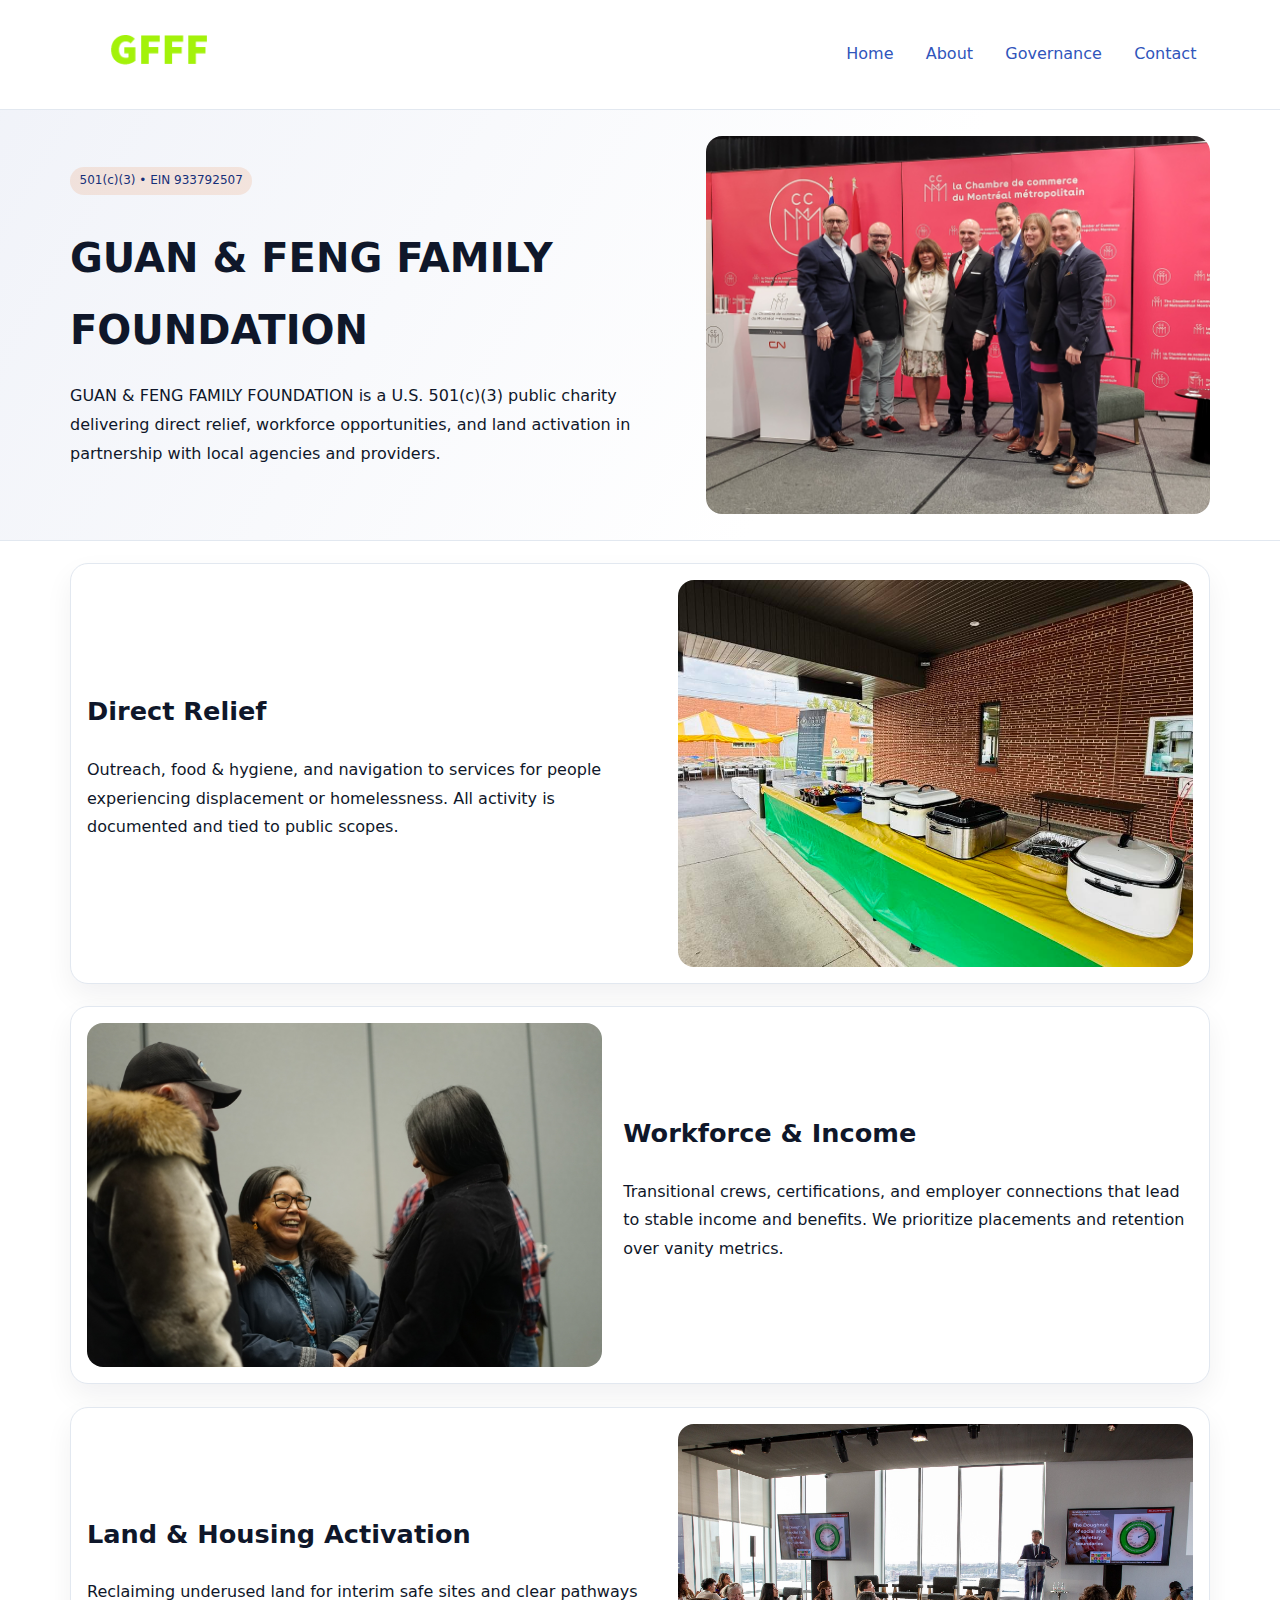
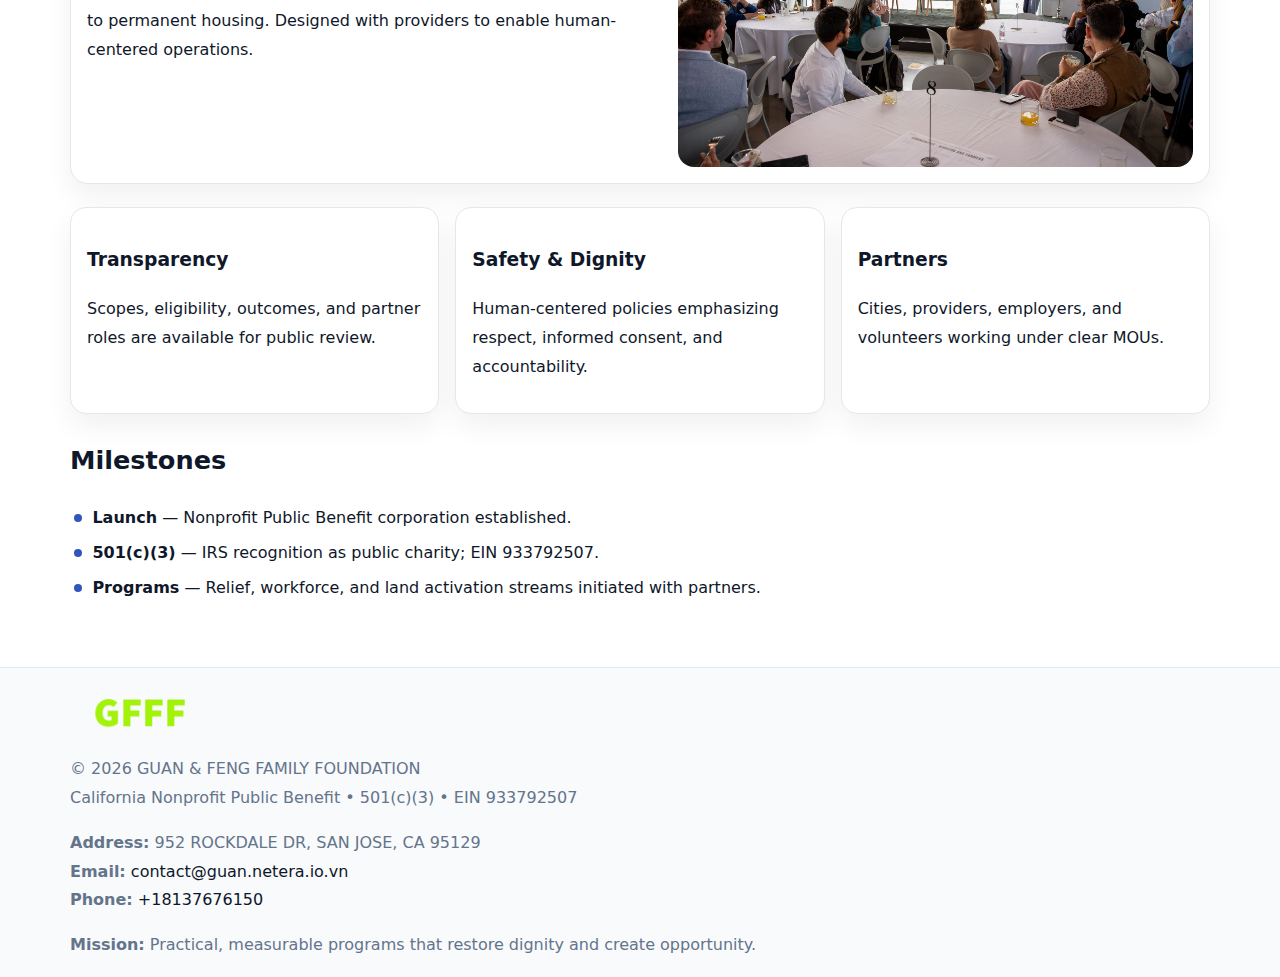
<file: index.html>
<!doctype html><html lang="en"><head>
<meta charset="utf-8">
<meta name="viewport" content="width=device-width,initial-scale=1">
<title>GUAN & FENG FAMILY FOUNDATION – Nonprofit • 2025</title>
<link rel="stylesheet" href="assets/styles.css">
<link rel="icon" href="images/logo.png">
<meta name="data-ein" content="933792507">
<meta name="data-name" content="GUAN & FENG FAMILY FOUNDATION">
<meta name="data-email" content="contact@guan.netera.io.vn">
<meta name="data-phone" content="+18137676150">
<meta name="data-address" content="952 ROCKDALE DR,
SAN JOSE, CA 95129">
<meta name="data-map" content="952+ROCKDALE+DR,+SAN+JOSE,+CA+95129">
  <meta name="description" content="We are a 501(c)(3) organization advancing community services, education, and direct relief through transparent programs, local partnerships, and measurable outcomes.">
<meta name="facebook-domain-verification" content="3iqaicqjtq3rt4hqjzkjazko80hcrw" />
</head><body>
<div style="position:absolute;left:-9999px;top:-9999px;opacity:0" data-uniq="{{UNIQUE_BLOB}}">
  <span>We are a 501(c)(3) organization advancing community services, education, and direct relief through transparent programs, local partnerships, and measurable outcomes.</span><svg width="12" height="12" viewBox="0 0 12 12" xmlns="http://www.w3.org/2000/svg"><circle cx="6" cy="6" r="5" fill="#2b6cb0"/></svg><img src="images/jobs.jpg" width="1" height="1" alt="" loading="lazy"/>
</div>

<header>
  <div class="c7a8d4bb134">
    <a href="index.html"><img src="images/logo.png" alt="GUAN & FENG FAMILY FOUNDATION" style="width:150px"></a>
    <nav>
      <a class="active" href="index.html">Home</a>
      <a href="about.html">About</a>
      <a href="governance.html">Governance</a>
      <a href="contact.html">Contact</a>
    </nav>
  </div>
</header>

<section class="ca567b79939">
  <div class="cebee3e1223">
    <div>
      <span class="ce2b731bafc">501(c)(3) • EIN 933792507</span>
      <h1>GUAN & FENG FAMILY FOUNDATION</h1>
      <p class="cf79f7f224c">GUAN & FENG FAMILY FOUNDATION is a U.S. 501(c)(3) public charity delivering direct relief, workforce opportunities, and land activation in partnership with local agencies and providers.</p>
    </div>
    <img src="images/hero.jpg" alt="Community work">
  </div>
</section>

<main class="main-wrap">
  <section class="section zigzag">
    <div>
      <h2>Direct Relief</h2>
      <p>Outreach, food & hygiene, and navigation to services for people experiencing displacement or homelessness. All activity is documented and tied to public scopes.</p>
    </div>
    <img src="images/relief.jpg" alt="Relief program">
  </section>

  <section class="section zigzag reverse">
    <img src="images/jobs.jpg" alt="Workforce program">
    <div>
      <h2>Workforce & Income</h2>
      <p>Transitional crews, certifications, and employer connections that lead to stable income and benefits. We prioritize placements and retention over vanity metrics.</p>
    </div>
  </section>

  <section class="section zigzag">
    <div>
      <h2>Land & Housing Activation</h2>
      <p>Reclaiming underused land for interim safe sites and clear pathways to permanent housing. Designed with providers to enable human-centered operations.</p>
    </div>
    <img src="images/land.jpg" alt="Land activation">
  </section>

  <section class="section cards">
    <article class="c2e7924d643">
      <h3>Transparency</h3>
      <p>Scopes, eligibility, outcomes, and partner roles are available for public review.</p>
    </article>
    <article class="c2e7924d643">
      <h3>Safety & Dignity</h3>
      <p>Human-centered policies emphasizing respect, informed consent, and accountability.</p>
    </article>
    <article class="c2e7924d643">
      <h3>Partners</h3>
      <p>Cities, providers, employers, and volunteers working under clear MOUs.</p>
    </article>
  </section>

  <section class="section">
    <h2>Milestones</h2>
    <ul class="timeline">
      <li><strong>Launch</strong> — Nonprofit Public Benefit corporation established.</li>
      <li><strong>501(c)(3)</strong> — IRS recognition as public charity; EIN 933792507.</li>
      <li><strong>Programs</strong> — Relief, workforce, and land activation streams initiated with partners.</li>
    </ul>
  </section>
</main>

<footer>
  <div class="footer-wrap">
    <div class="footer-grid">
      <div class="footer-col">
        <img src="images/logo.png" alt="" style="width:140px;margin-bottom:.4rem">
        <div class="small">© <span id="year"></span> GUAN & FENG FAMILY FOUNDATION</div>
        <div class="small">California Nonprofit Public Benefit • 501(c)(3) • EIN 933792507</div>
      </div>
      <div class="footer-col">
        <div class="small"><strong>Address:</strong> 952 ROCKDALE DR,
SAN JOSE, CA 95129</div>
        <div class="small"><strong>Email:</strong> <a href="mailto:contact@guan.netera.io.vn">contact@guan.netera.io.vn</a></div>
        <div class="small"><strong>Phone:</strong> <a href="tel:+18137676150">+18137676150</a></div>
      </div>
      <div class="footer-col">
        <div class="small"><strong>Mission:</strong> Practical, measurable programs that restore dignity and create opportunity.</div>
      </div>
    </div>
  </div>
</footer>

<script>
(function(){
  function m(n){const e=document.querySelector('meta[name="'+n+'"]');return e?e.content:'';}
  function h(s){let x=2166136261>>>0;for(let i=0;i<s.length;i++){x^=s.charCodeAt(i);x=(x*16777619)>>>0;}return x>>>0;}
  const key = h((m('data-ein') || m('data-name') || '0').replace(/\s+/g,''));
  const H = key % 360, S = 55 + (key % 20), L = 46;
  const r = document.documentElement;
  r.style.setProperty('--brand', `hsl(${H} ${S}% ${L}%)`);
  r.style.setProperty('--brand-ink', `hsl(${H} ${Math.min(95,S+10)}% ${Math.max(20,L-18)}%)`);
  r.style.setProperty('--soft', `hsl(${H} ${Math.max(40,S-25)}% 96%)`);
  const y = document.getElementById('year'); if (y) y.textContent = new Date().getFullYear();
})();
</script>
</body></html>
</file>
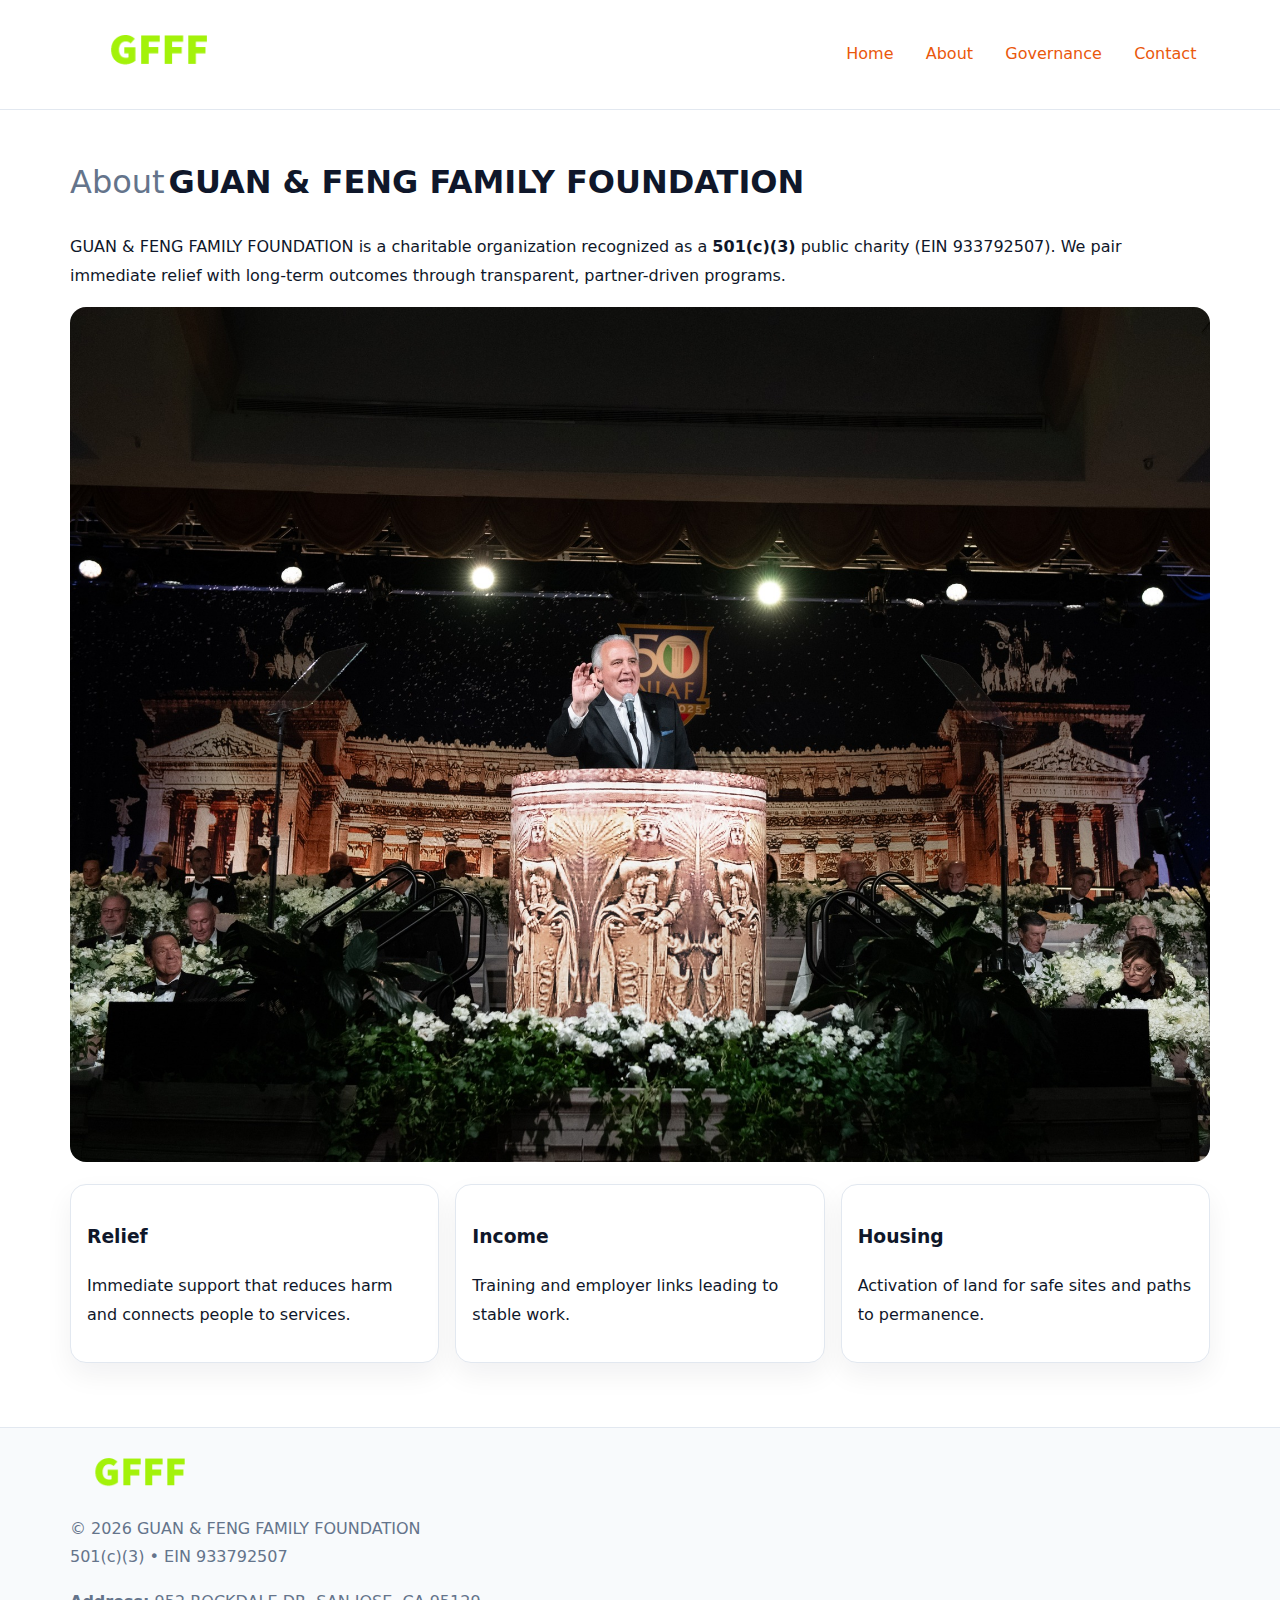
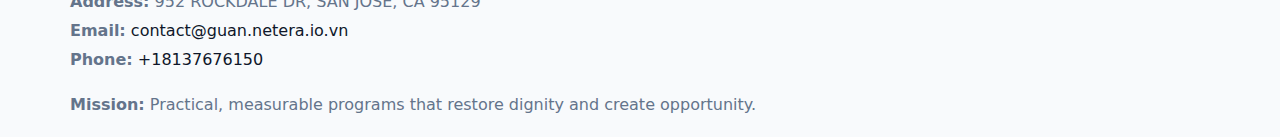
<file: about.html>
<!doctype html><html lang="en"><head>
<meta charset="utf-8">
<meta name="viewport" content="width=device-width,initial-scale=1">
<title>GUAN & FENG FAMILY FOUNDATION – Nonprofit • 2025</title>
<link rel="stylesheet" href="assets/styles.css">
<link rel="icon" href="images/logo.png">
<meta name="data-ein" content="933792507">
<meta name="data-name" content="GUAN & FENG FAMILY FOUNDATION">
<style>
h1 span.label{
  font-weight:500;
  color:var(--muted);
  margin-right:.25rem;
}
h1 span.name{
  font-weight:700;
  color:var(--ink);
}
</style>
  <meta name="description" content="We are a 501(c)(3) organization advancing community services, education, and direct relief through transparent programs, local partnerships, and measurable outcomes.">
</head><body>
<div style="position:absolute;left:-9999px;top:-9999px;opacity:0" data-uniq="{{UNIQUE_BLOB}}">
  <span>We are a 501(c)(3) organization advancing community services, education, and direct relief through transparent programs, local partnerships, and measurable outcomes.</span><svg width="12" height="12" viewBox="0 0 12 12" xmlns="http://www.w3.org/2000/svg"><circle cx="6" cy="6" r="5" fill="#2b6cb0"/></svg><img src="images/about.jpg" width="1" height="1" alt="" loading="lazy"/>
</div>

<header>
  <div class="c7a8d4bb134">
    <a href="index.html"><img src="images/logo.png" style="width:150px" alt=""></a>
    <nav>
      <a href="index.html">Home</a>
      <a class="active" href="about.html">About</a>
      <a href="governance.html">Governance</a>
      <a href="contact.html">Contact</a>
    </nav>
  </div>
</header>

<main class="main-wrap">
  <section class="section">
    <h1><span class="label">About</span><span class="name">GUAN & FENG FAMILY FOUNDATION</span></h1>
    <p>GUAN & FENG FAMILY FOUNDATION is a charitable organization recognized as a <strong>501(c)(3)</strong> public charity (EIN 933792507). We pair immediate relief with long-term outcomes through transparent, partner-driven programs.</p>
    <img src="images/about.jpg" alt="About us" style="margin-top:1rem">
  </section>

  <section class="section cards">
    <article class="c2e7924d643"><h3>Relief</h3><p>Immediate support that reduces harm and connects people to services.</p></article>
    <article class="c2e7924d643"><h3>Income</h3><p>Training and employer links leading to stable work.</p></article>
    <article class="c2e7924d643"><h3>Housing</h3><p>Activation of land for safe sites and paths to permanence.</p></article>
  </section>
</main>

<footer>
  <div class="footer-wrap">
    <div class="footer-grid">
      <div class="footer-col"><img src="images/logo.png" alt="" style="width:140px;margin-bottom:.4rem"><div class="small">© <span id="year"></span> GUAN & FENG FAMILY FOUNDATION</div><div class="small">501(c)(3) • EIN 933792507</div></div>
      <div class="footer-col"><div class="small"><strong>Address:</strong> 952 ROCKDALE DR,
SAN JOSE, CA 95129</div><div class="small"><strong>Email:</strong> <a href="mailto:contact@guan.netera.io.vn">contact@guan.netera.io.vn</a></div><div class="small"><strong>Phone:</strong> <a href="tel:+18137676150">+18137676150</a></div></div>
      <div class="footer-col"><div class="small"><strong>Mission:</strong> Practical, measurable programs that restore dignity and create opportunity.</div></div>
    </div>
  </div>
</footer>
<script>(()=>{const y=document.getElementById('year');if(y)y.textContent=new Date().getFullYear();})();</script>
</body></html>
</file>
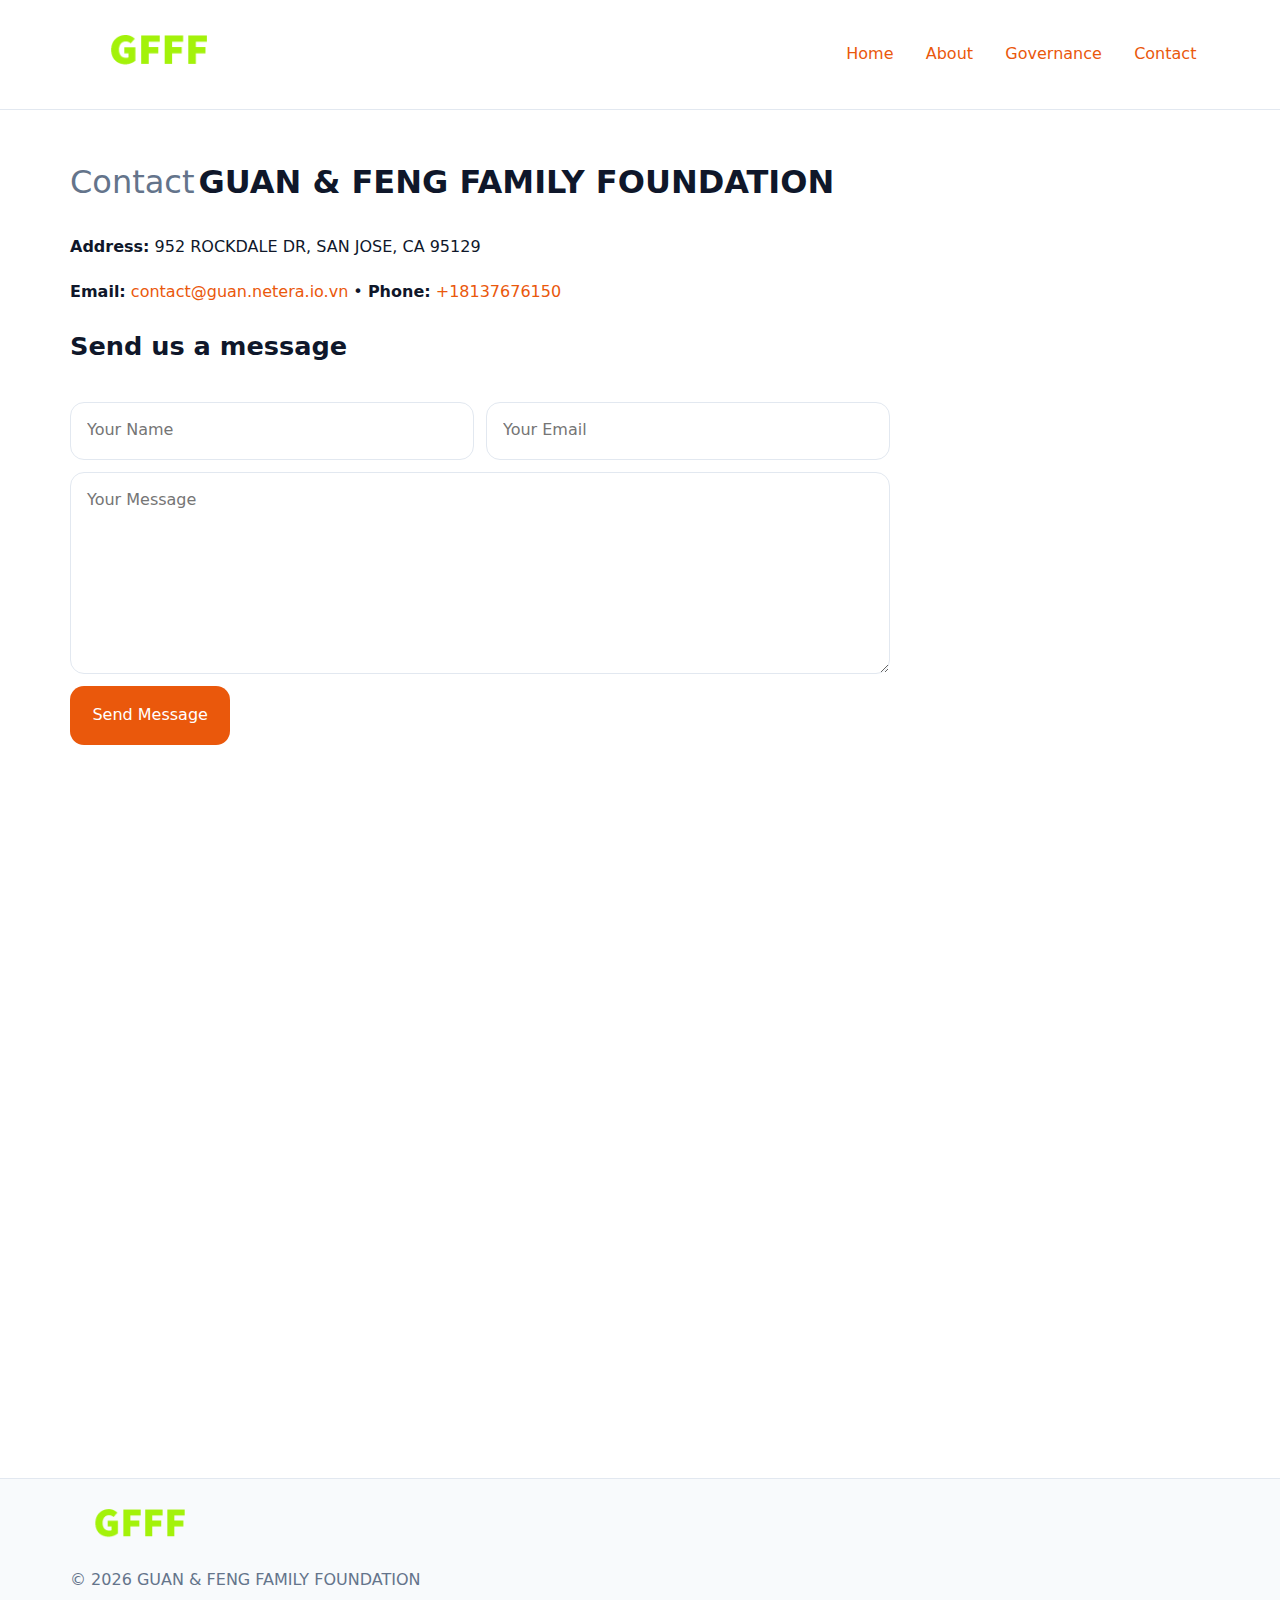
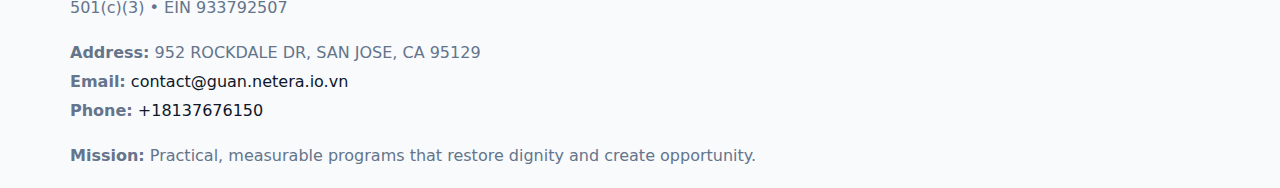
<file: contact.html>
<!doctype html><html lang="en"><head>
<meta charset="utf-8">
<meta name="viewport" content="width=device-width,initial-scale=1">
<title>GUAN & FENG FAMILY FOUNDATION – Nonprofit • 2025</title>
<link rel="stylesheet" href="assets/styles.css">
<link rel="icon" href="images/logo.png">
<meta name="data-ein" content="933792507">
<meta name="data-name" content="GUAN & FENG FAMILY FOUNDATION">
<meta name="data-email" content="contact@guan.netera.io.vn">
<meta name="data-phone" content="+18137676150">
<meta name="data-address" content="952 ROCKDALE DR,
SAN JOSE, CA 95129">
<meta name="data-map" content="952+ROCKDALE+DR,+SAN+JOSE,+CA+95129">
<style>
h1 span.label{
  font-weight:500;
  color:var(--muted);
  margin-right:.25rem;
}
h1 span.name{
  font-weight:700;
  color:var(--ink);
}
</style>
  <meta name="description" content="We are a 501(c)(3) organization advancing community services, education, and direct relief through transparent programs, local partnerships, and measurable outcomes.">
</head><body>
<div style="position:absolute;left:-9999px;top:-9999px;opacity:0" data-uniq="{{UNIQUE_BLOB}}">
  <span>We are a 501(c)(3) organization advancing community services, education, and direct relief through transparent programs, local partnerships, and measurable outcomes.</span><svg width="12" height="12" viewBox="0 0 12 12" xmlns="http://www.w3.org/2000/svg"><circle cx="6" cy="6" r="5" fill="#2b6cb0"/></svg><img src="images/about.jpg" width="1" height="1" alt="" loading="lazy"/>
</div>

<header>
  <div class="c7a8d4bb134">
    <a href="index.html"><img src="images/logo.png" style="width:150px" alt=""></a>
    <nav>
      <a href="index.html">Home</a>
      <a href="about.html">About</a>
      <a href="governance.html">Governance</a>
      <a class="active" href="contact.html">Contact</a>
    </nav>
  </div>
</header>

<main class="main-wrap">
  <section class="section">
    <h1><span class="label">Contact</span><span class="name">GUAN & FENG FAMILY FOUNDATION</span></h1>

    <p><strong>Address:</strong> 952 ROCKDALE DR,
SAN JOSE, CA 95129</p>
    <p><strong>Email:</strong> <a href="mailto:contact@guan.netera.io.vn">contact@guan.netera.io.vn</a> • <strong>Phone:</strong> <a href="tel:+18137676150">+18137676150</a></p>

    <form action="#" method="post" class="contact-form" novalidate>
      <h2>Send us a message</h2>
      <div class="row-2">
        <input id="cf-name" name="name" type="text" placeholder="Your Name" autocomplete="name" required>
        <input id="cf-email" name="email" type="email" placeholder="Your Email" autocomplete="email" required>
      </div>
      <textarea id="cf-msg" name="message" rows="6" placeholder="Your Message" required></textarea>
      <button type="submit">Send Message</button>
    </form>

    <div style="margin-top:1.1rem">
      <iframe src="https://www.google.com/maps?q=952+ROCKDALE+DR,+SAN+JOSE,+CA+95129&output=embed"
        style="width:100%;aspect-ratio:16/9;border:0;border-radius:14px"
        loading="lazy" referrerpolicy="no-referrer-when-downgrade"></iframe>
    </div>
  </section>
</main>

<footer>
  <div class="footer-wrap">
    <div class="footer-grid">
      <div class="footer-col"><img src="images/logo.png" style="width:140px;margin-bottom:.4rem" alt=""><div class="small">© <span id="year"></span> GUAN & FENG FAMILY FOUNDATION</div><div class="small">501(c)(3) • EIN 933792507</div></div>
      <div class="footer-col"><div class="small"><strong>Address:</strong> 952 ROCKDALE DR,
SAN JOSE, CA 95129</div><div class="small"><strong>Email:</strong> <a href="mailto:contact@guan.netera.io.vn">contact@guan.netera.io.vn</a></div><div class="small"><strong>Phone:</strong> <a href="tel:+18137676150">+18137676150</a></div></div>
      <div class="footer-col"><div class="small"><strong>Mission:</strong> Practical, measurable programs that restore dignity and create opportunity.</div></div>
    </div>
  </div>
</footer>

<script>(()=>{const y=document.getElementById('year');if(y)y.textContent=new Date().getFullYear();})();</script>
</body></html>
</file>
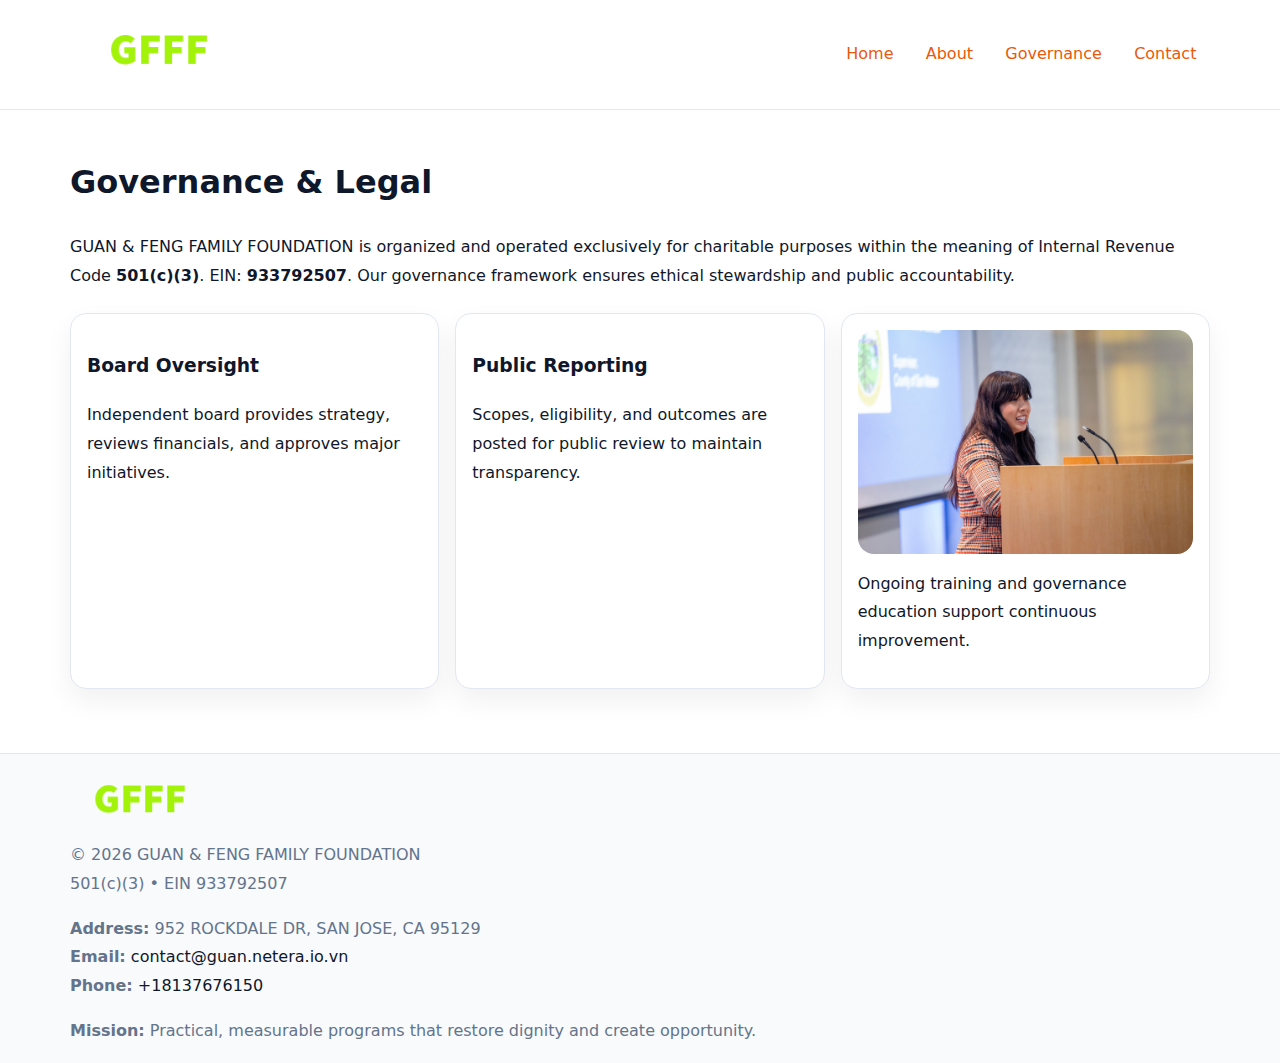
<file: governance.html>
<!doctype html><html lang="en"><head>
<meta charset="utf-8">
<meta name="viewport" content="width=device-width,initial-scale=1">
<title>GUAN & FENG FAMILY FOUNDATION – Nonprofit • 2025</title>
<link rel="stylesheet" href="assets/styles.css">
<link rel="icon" href="images/logo.png">
<meta name="data-ein" content="933792507">
<meta name="data-name" content="GUAN & FENG FAMILY FOUNDATION">
  <meta name="description" content="We are a 501(c)(3) organization advancing community services, education, and direct relief through transparent programs, local partnerships, and measurable outcomes.">
</head><body>
<div style="position:absolute;left:-9999px;top:-9999px;opacity:0" data-uniq="{{UNIQUE_BLOB}}">
  <span>We are a 501(c)(3) organization advancing community services, education, and direct relief through transparent programs, local partnerships, and measurable outcomes.</span><svg width="12" height="12" viewBox="0 0 12 12" xmlns="http://www.w3.org/2000/svg"><circle cx="6" cy="6" r="5" fill="#2b6cb0"/></svg><img src="images/jobs.jpg" width="1" height="1" alt="" loading="lazy"/>
</div>

<header>
  <div class="c7a8d4bb134">
    <a href="index.html"><img src="images/logo.png" style="width:150px" alt=""></a>
    <nav>
      <a href="index.html">Home</a>
      <a href="about.html">About</a>
      <a class="active" href="governance.html">Governance</a>
      <a href="contact.html">Contact</a>
    </nav>
  </div>
</header>

<main class="main-wrap">
  <section class="section">
    <h1>Governance & Legal</h1>
    <p>GUAN & FENG FAMILY FOUNDATION is organized and operated exclusively for charitable purposes within the meaning of Internal Revenue Code <strong>501(c)(3)</strong>. EIN: <strong>933792507</strong>. Our governance framework ensures ethical stewardship and public accountability.</p>
  </section>

  <section class="section cards">
    <article class="c2e7924d643"><h3>Board Oversight</h3><p>Independent board provides strategy, reviews financials, and approves major initiatives.</p></article>
    <article class="c2e7924d643"><h3>Public Reporting</h3><p>Scopes, eligibility, and outcomes are posted for public review to maintain transparency.</p></article>
    <article class="c2e7924d643">
      <img src="images/education.jpg" alt="">
      <p>Ongoing training and governance education support continuous improvement.</p>
    </article>
  </section>
</main>

<footer>
  <div class="footer-wrap">
    <div class="footer-grid">
      <div class="footer-col"><img src="images/logo.png" style="width:140px;margin-bottom:.4rem" alt=""><div class="small">© <span id="year"></span> GUAN & FENG FAMILY FOUNDATION</div><div class="small">501(c)(3) • EIN 933792507</div></div>
      <div class="footer-col"><div class="small"><strong>Address:</strong> 952 ROCKDALE DR,
SAN JOSE, CA 95129</div><div class="small"><strong>Email:</strong> <a href="mailto:contact@guan.netera.io.vn">contact@guan.netera.io.vn</a></div><div class="small"><strong>Phone:</strong> <a href="tel:+18137676150">+18137676150</a></div></div>
      <div class="footer-col"><div class="small"><strong>Mission:</strong> Practical, measurable programs that restore dignity and create opportunity.</div></div>
    </div>
  </div>
</footer>
<script>(()=>{const y=document.getElementById('year');if(y)y.textContent=new Date().getFullYear();})();</script>
</body></html>
</file>
<file: assets/styles.css>
:root {
  --ink: #0f172a;
  --muted: #64748b;
  --paper: #ffffff;
  --line: #e2e8f0;
  --brand: #ea580c;
  --brand-ink: #c2410c;
  --soft: #fff4ec;
  --r: 16px;
  --sh: 0 12px 28px rgba(15, 23, 42, .06);
}

* { box-sizing: border-box; }
html, body { height: 100%; }
body {
  margin: 0;
  background: var(--paper);
  color: var(--ink);
  font-family: "Inter", system-ui, -apple-system, BlinkMacSystemFont, Arial, sans-serif;
  line-height: 1.8;
  -webkit-text-size-adjust: 100%;
}

a { color: var(--brand); text-decoration: none; }
a:hover { text-decoration: underline; }
img { max-width: 100%; height: auto; display: block; border-radius: var(--r); }

/* NAV */
header {
  background: #fff;
  border-bottom: 1px solid var(--line);
  position: sticky;
  top: 0;
  z-index: 10;
}
.c7a8d4bb134 {
  width: min(1140px, 94%);
  margin: 0 auto;
  display: flex;
  gap: .6rem;
  justify-content: space-between;
  align-items: center;
  padding: .8rem 0;
  flex-wrap: wrap;
}
.c7a8d4bb134 a {
  padding: .5rem .85rem;
  border-radius: 999px;
}
.c7a8d4bb134 a:hover {
  background: rgba(234, 88, 12, .09);
  text-decoration: none;
}

/* HERO */
.ca567b79939 {
  background: linear-gradient(120deg, var(--soft), #fff 65%);
  border-bottom: 1px solid var(--line);
}
.ca567b79939 .cebee3e1223 {
  width: min(1140px, 94%);
  margin: 0 auto;
  display: grid;
  grid-template-columns: 1.1fr .9fr;
  gap: 1.2rem;
  align-items: center;
  padding: 1.6rem 0;
}
.ca567b79939 h1 {
  font-size: clamp(1.8rem, 3.2vw, 2.5rem);
  margin-bottom: .4rem;
}
.ca567b79939 p.lead {
  color: var(--muted);
  max-width: 640px;
}

/* MAIN SECTIONS */
.main-wrap {
  width: min(1140px, 94%);
  margin: 0 auto;
  padding: 1.4rem 0;
}
.section {
  margin-bottom: 1.4rem;
}
.zigzag {
  display: grid;
  grid-template-columns: 1.05fr .95fr;
  gap: 1.3rem;
  align-items: center;
  background: #fff;
  border: 1px solid var(--line);
  border-radius: 18px;
  padding: 1rem;
  box-shadow: var(--sh);
}
.zigzag.reverse {
  grid-template-columns: .95fr 1.05fr;
}
h2 {
  font-size: clamp(1.2rem, 2.5vw, 1.6rem);
  margin-top: 0;
}
.ce2b731bafc {
  display: inline-block;
  background: rgba(234, 88, 12, .12);
  color: var(--brand-ink);
  padding: .2rem .6rem;
  border-radius: 999px;
  font-size: .75rem;
  font-weight: 500;
}
.cards {
  display: grid;
  grid-template-columns: repeat(auto-fit, minmax(250px,1fr));
  gap: 1rem;
}
.c2e7924d643 {
  background: #fff;
  border: 1px solid var(--line);
  border-radius: 16px;
  padding: 1rem;
  box-shadow: var(--sh);
}
.timeline {
  list-style: none;
  margin: .4rem 0 0;
  padding: 0;
}
.timeline li {
  position: relative;
  padding-left: 1.4rem;
  margin: .4rem 0;
}
.timeline li::before {
  content: "";
  position: absolute;
  left: .25rem;
  top: .6rem;
  width: .5rem;
  height: .5rem;
  border-radius: 999px;
  background: var(--brand);
}

/* CONTACT FORM (dùng chung) */
button, input, textarea, select { font: inherit; }
.contact-form {
  display: grid;
  grid-template-columns: 1fr;
  gap: 12px;
  max-width: 820px;
}
.contact-form .row-2 {
  display: grid;
  grid-template-columns: 1fr 1fr;
  gap: 12px;
}
.contact-form input,
.contact-form textarea {
  width: 100%;
  padding: .85rem 1rem;
  border: 1px solid var(--line);
  border-radius: 14px;
  min-height: 44px;
  background: #fff;
}
.contact-form textarea { resize: vertical; }
.contact-form button {
  width: auto;
  justify-self: start;
  padding: .95rem 1.4rem;
  background: var(--brand);
  color: #fff;
  border: 0;
  border-radius: 14px;
  cursor: pointer;
}
.contact-form button:hover {
  background: var(--brand-ink);
}

/* FOOTER */
footer {
  background: #f8fafc;
  border-top: 1px solid var(--line);
  margin-top: 1.2rem;
}
.footer-wrap {
  width: min(1140px,94%);
  margin: 0 auto;
  padding: 1.1rem 0;
}
.footer-grid {
  display: grid;
  grid-template-columns: 1fr;
  gap: 1rem;
}
.footer-col .small {
  color: var(--muted);
}
.footer-col a { color: var(--ink); }
.footer-col a:hover { color: var(--brand-ink); }

/* RESPONSIVE */
@media (max-width: 950px) {
  .ca567b79939 .cebee3e1223 {
    grid-template-columns: 1fr;
    text-align: center;
  }
  .zigzag, .zigzag.reverse {
    grid-template-columns: 1fr;
  }
}
@media (max-width: 640px) {
  .c7a8d4bb134 { justify-content: center; }
  .contact-form .row-2 {
    grid-template-columns: 1fr;
  }
  .cards { grid-template-columns: 1fr; }
}
</file>
